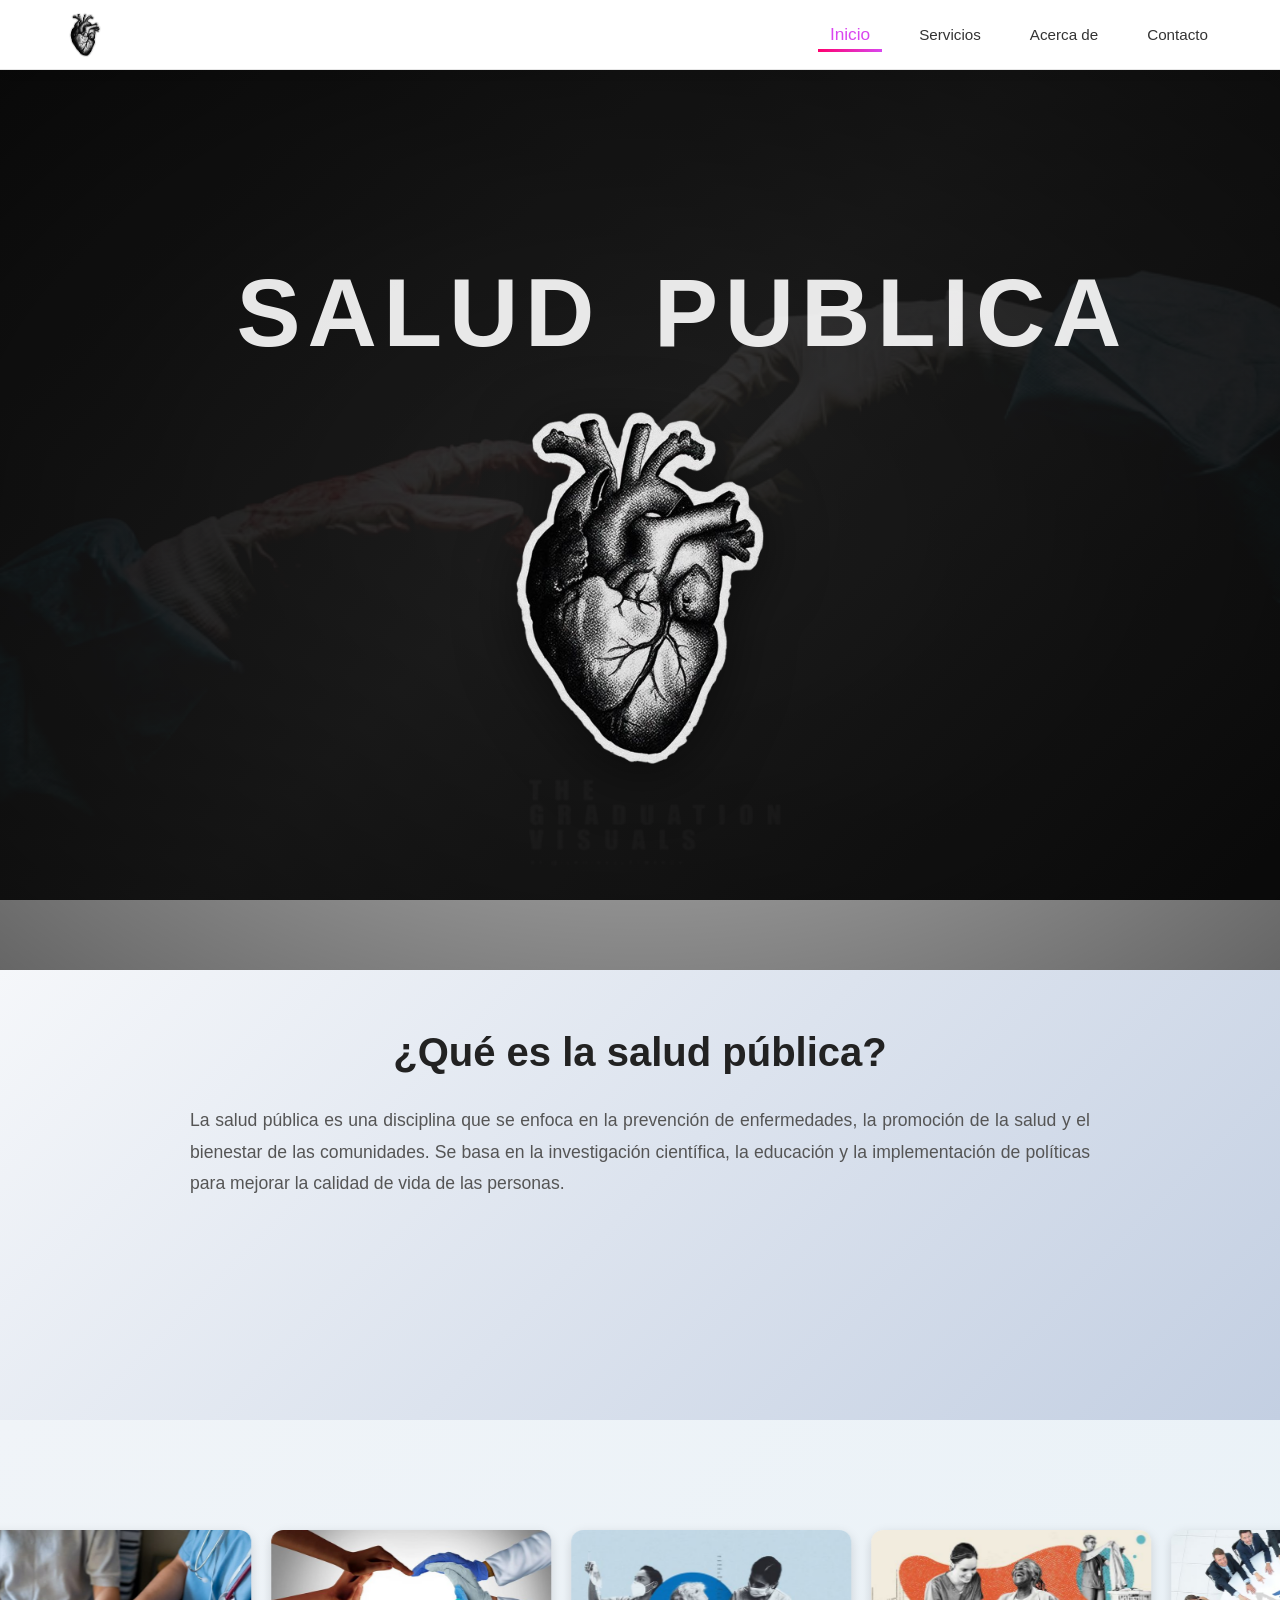
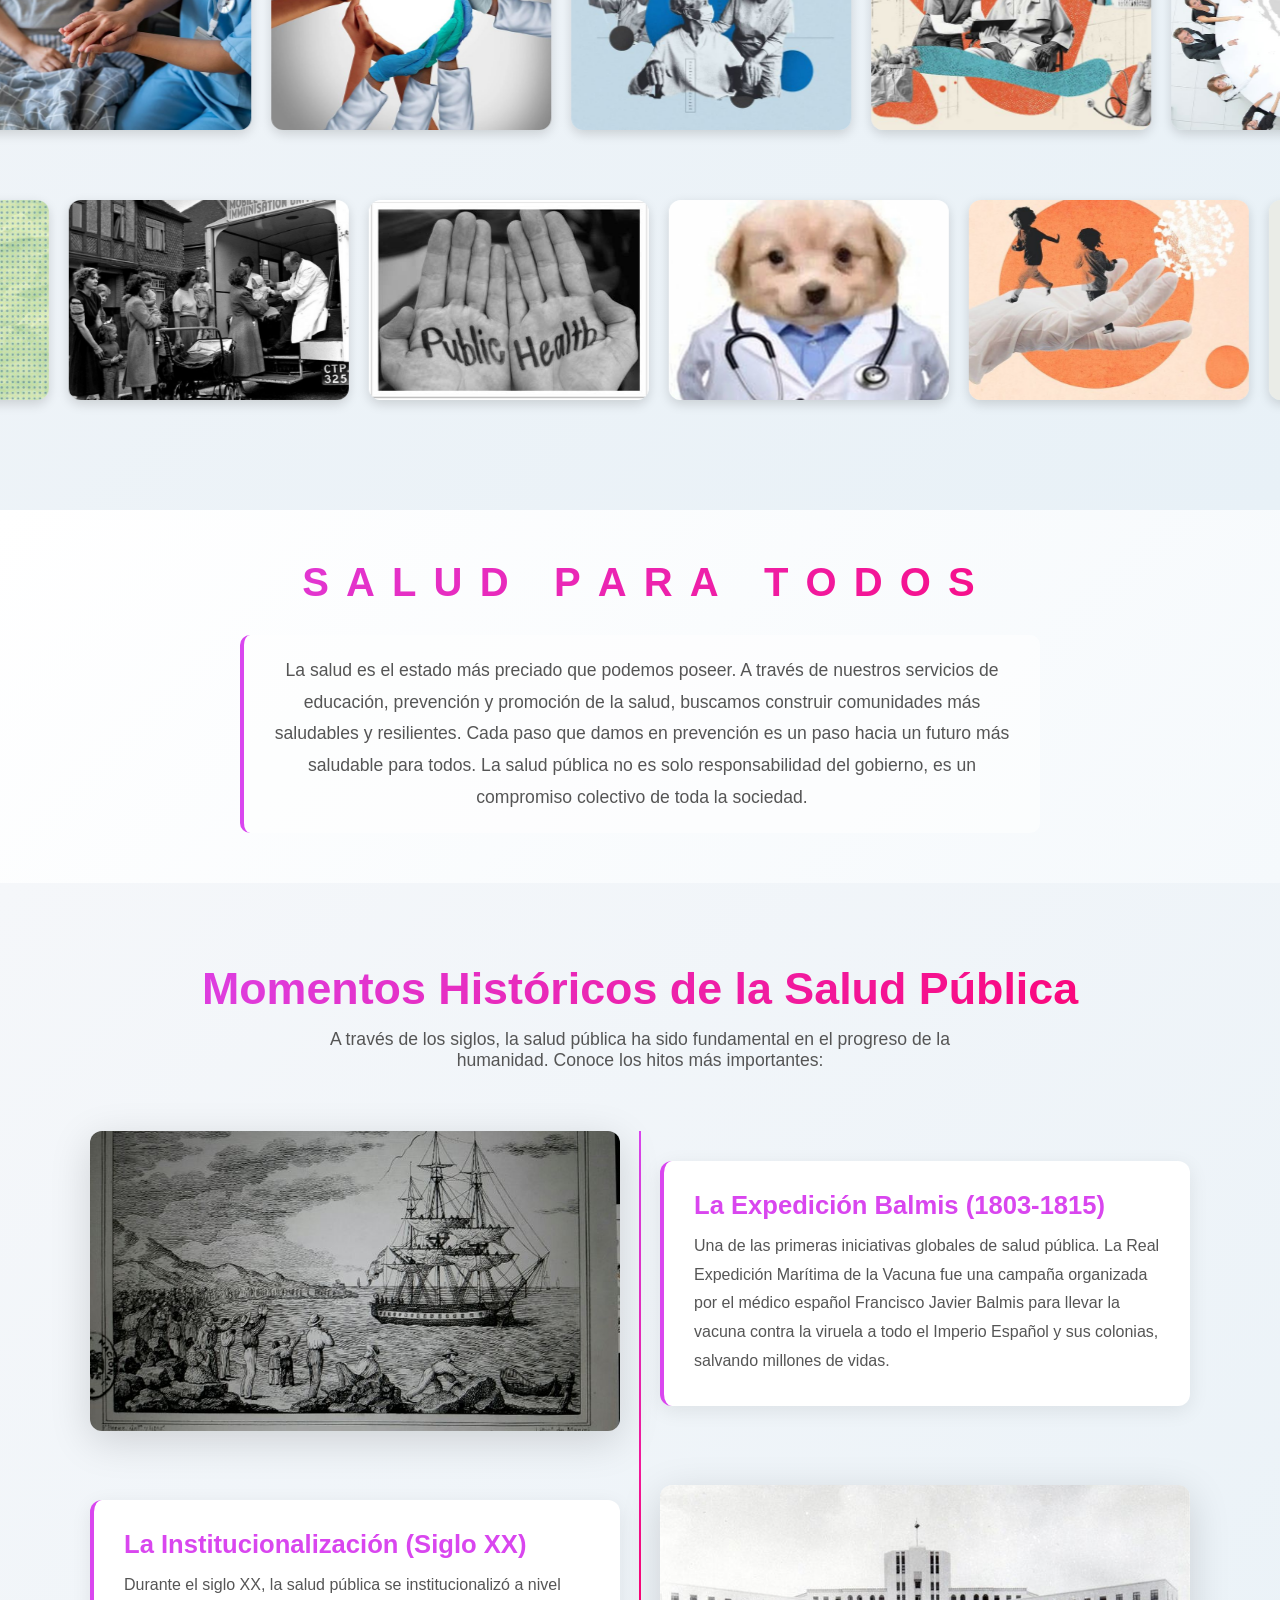
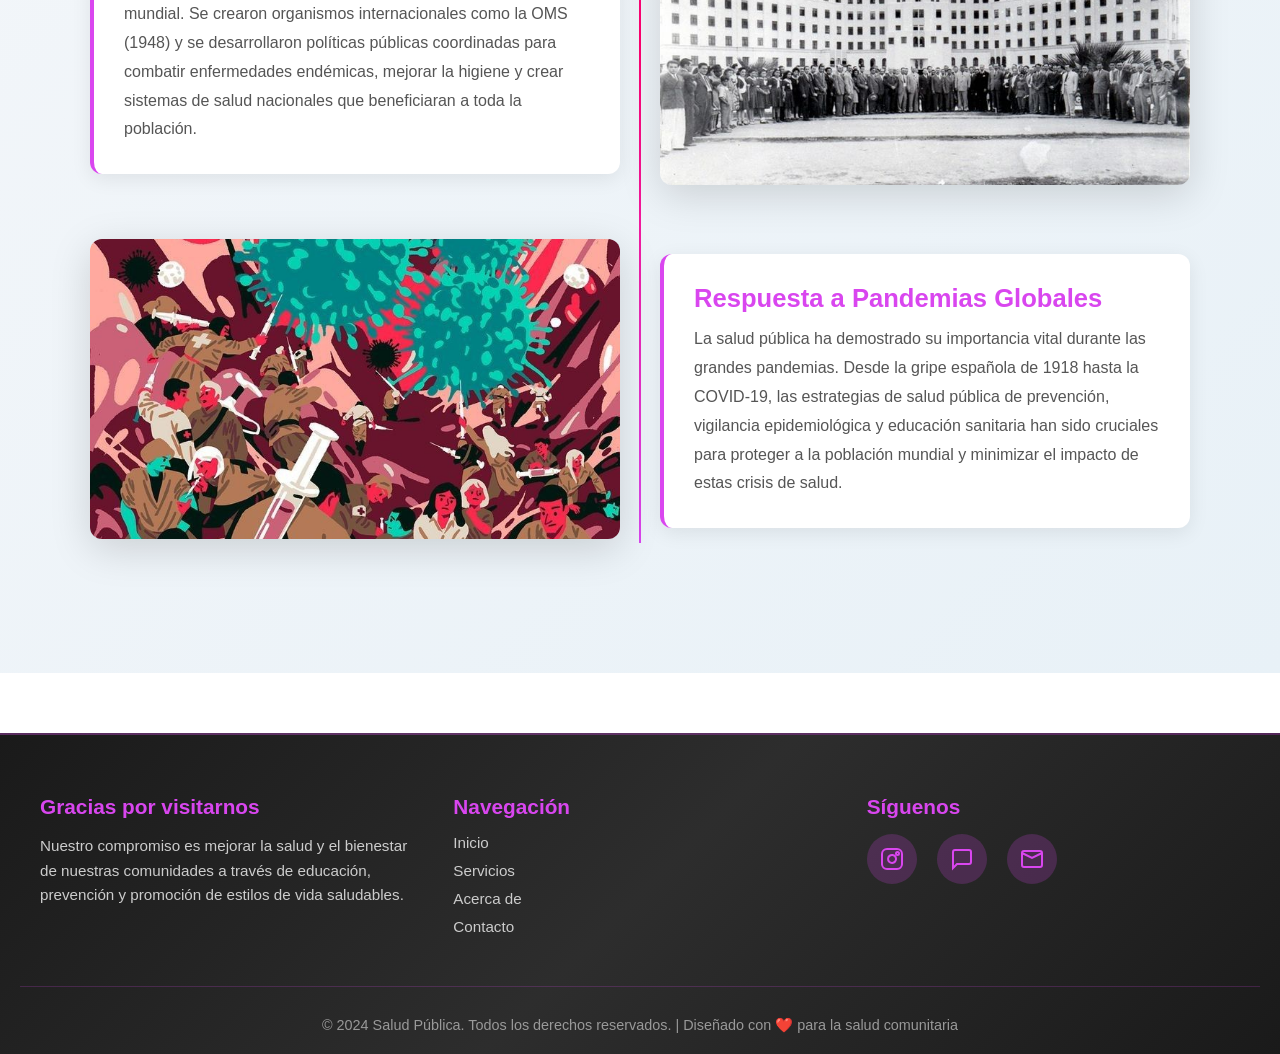
<file: index.html>
<!DOCTYPE html>
<html lang="es">
<head>
    <meta charset="UTF-8">
    <meta name="viewport" content="width=device-width, initial-scale=1.0">
    <link rel="stylesheet" href="style/style.css">
    <title>Salud Pública</title>
</head>
<body>
    <!-- Navbar -->
    <nav class="navbar">
        <div class="navbar-container">
            <div class="navbar-logo">
                <a href="index.html">
                    <img src="img/inicial-portada.png" alt="Logo Salud Pública" class="logo-img">
                </a>
            </div>
            <ul class="navbar-menu">
                <li><a href="index.html" class="navbar-link active">Inicio</a></li>
                <li><a href="servicios.html" class="navbar-link">Servicios</a></li>
                <li><a href="about.html" class="navbar-link">Acerca de</a></li>
                <li><a href="contacto.html" class="navbar-link">Contacto</a></li>
            </ul>
        </div>
    </nav>

    <!-- Sección inicial con imagen y texto -->
    <div class="containerInicial">
        <div class="text-center">
            <h1 class="title">
                <span class="title-letter">S</span>
                <span class="title-letter">A</span>
                <span class="title-letter">L</span>
                <span class="title-letter">U</span>
                <span class="title-letter">D</span>
                <span class="title-space">&nbsp;</span>
                <span class="title-letter">P</span>
                <span class="title-letter">U</span>
                <span class="title-letter">B</span>
                <span class="title-letter">L</span>
                <span class="title-letter">I</span>
                <span class="title-letter">C</span>
                <span class="title-letter">A</span>
            </h1>
        </div>
        
        <div class="container">
            <a href="index.html">
                <img src="img/inicial-portada.png" alt="Portada" class="portada">
            </a>
        </div>
    </div>

    <!-- Sección de contenido -->
    <section class="content-section">
        <div class="content-container">
            <h2 class="subtitle">¿Qué es la salud pública?</h2>
            <p class="paragraph">La salud pública es una disciplina que se enfoca en la prevención de enfermedades, la promoción de la salud y el bienestar de las comunidades. Se basa en la investigación científica, la educación y la implementación de políticas para mejorar la calidad de vida de las personas.</p>
        </div>
    </section>

    <!-- Carrusel Infinito -->
    <section class="carousel-container">
        <div class="carousel-row">
            <div class="infinite-carousel right-carousel">
                <div class="carousel-images">
                    <img src="img/ayuda1.jpg" alt="Ayuda 1">
                    <img src="img/ayuda2.jpg" alt="Ayuda 2">
                    <img src="img/ayuda3.jpg" alt="Ayuda 3">
                    <img src="img/ayuda4.jpg" alt="Ayuda 4">
                    <img src="img/ayuda5.jpg" alt="Ayuda 5">
                    <img src="img/ayuda6.jpg" alt="Ayuda 6">
                </div>
            </div>
        </div>

        <div class="carousel-row">
            <div class="infinite-carousel left-carousel">
                <div class="carousel-images">
                    <img src="img/ayuda7.jpg" alt="Ayuda 7">
                    <img src="img/ayuda8.jpg" alt="Ayuda 8">
                    <img src="img/ayuda9.jpg" alt="Ayuda 9">
                    <img src="img/ayuda10.jpg" alt="Ayuda 10">
                    <img src="img/ayuda11.jpg" alt="Ayuda 11">
                    <img src="img/ayuda12.jpg" alt="Ayuda 12">
                </div>
            </div>
        </div>
    </section>

    <!-- Contenido del Carrusel -->
    <section class="carousel-content">
        <div class="carousel-title">
            <div class="wave-text">
                <span>S</span>
                <span>A</span>
                <span>L</span>
                <span>U</span>
                <span>D</span>
                <span>&nbsp;</span>
                <span>P</span>
                <span>A</span>
                <span>R</span>
                <span>A</span>
                <span>&nbsp;</span>
                <span>T</span>
                <span>O</span>
                <span>D</span>
                <span>O</span>
                <span>S</span>
            </div>
        </div>
        <p class="carousel-description">
            La salud es el estado más preciado que podemos poseer. A través de nuestros servicios de educación, prevención y promoción de la salud, buscamos construir comunidades más saludables y resilientes. Cada paso que damos en prevención es un paso hacia un futuro más saludable para todos. La salud pública no es solo responsabilidad del gobierno, es un compromiso colectivo de toda la sociedad.
        </p>
    </section>

    <!-- Sección de Historia de la Salud Pública -->
    <section class="history-section">
        <div class="history-container">
            <h2 class="history-title">Momentos Históricos de la Salud Pública</h2>
            <p class="history-intro">A través de los siglos, la salud pública ha sido fundamental en el progreso de la humanidad. Conoce los hitos más importantes:</p>
            
            <div class="timeline">
                <div class="timeline-item">
                    <div class="timeline-image">
                        <img src="img/BALMIS EXPEDICIÓN.jpg" alt="Expedición Balmis">
                    </div>
                    <div class="timeline-content">
                        <h3>La Expedición Balmis (1803-1815)</h3>
                        <p>Una de las primeras iniciativas globales de salud pública. La Real Expedición Marítima de la Vacuna fue una campaña organizada por el médico español Francisco Javier Balmis para llevar la vacuna contra la viruela a todo el Imperio Español y sus colonias, salvando millones de vidas.</p>
                    </div>
                </div>

                <div class="timeline-item alternate">
                    <div class="timeline-image">
                        <img src="img/nstitucionalización_iMMS.jpg" alt="Institucionalización del Siglo XX">
                    </div>
                    <div class="timeline-content">
                        <h3>La Institucionalización (Siglo XX)</h3>
                        <p>Durante el siglo XX, la salud pública se institucionalizó a nivel mundial. Se crearon organismos internacionales como la OMS (1948) y se desarrollaron políticas públicas coordinadas para combatir enfermedades endémicas, mejorar la higiene y crear sistemas de salud nacionales que beneficiaran a toda la población.</p>
                    </div>
                </div>

                <div class="timeline-item">
                    <div class="timeline-image">
                        <img src="img/pandemias.jpg" alt="Respuesta a Pandemias">
                    </div>
                    <div class="timeline-content">
                        <h3>Respuesta a Pandemias Globales</h3>
                        <p>La salud pública ha demostrado su importancia vital durante las grandes pandemias. Desde la gripe española de 1918 hasta la COVID-19, las estrategias de salud pública de prevención, vigilancia epidemiológica y educación sanitaria han sido cruciales para proteger a la población mundial y minimizar el impacto de estas crisis de salud.</p>
                    </div>
                </div>
            </div>
        </div>
    </section>

    <!-- Footer -->
    <footer class="footer">
        <div class="footer-container">
            <div class="footer-section">
                <h3>Gracias por visitarnos</h3>
                <p>Nuestro compromiso es mejorar la salud y el bienestar de nuestras comunidades a través de educación, prevención y promoción de estilos de vida saludables.</p>
            </div>

            <div class="footer-section">
                <h3>Navegación</h3>
                <ul class="footer-links">
                    <li><a href="index.html">Inicio</a></li>
                    <li><a href="servicios.html">Servicios</a></li>
                    <li><a href="about.html">Acerca de</a></li>
                    <li><a href="contacto.html">Contacto</a></li>
                </ul>
            </div>

            <div class="footer-section">
                <h3>Síguenos</h3>
                <div class="social-links">
                    <a href="https://www.instagram.com/nqmdpr__/?utm_source=ig_web_button_share_sheet" target="_blank" class="social-icon instagram" title="Instagram">
                        <svg viewBox="0 0 24 24" fill="none" stroke="currentColor" stroke-width="2">
                            <rect x="2" y="2" width="20" height="20" rx="5" ry="5"></rect>
                            <path d="M16 11.37A4 4 0 1 1 12.63 8 4 4 0 0 1 16 11.37"></path>
                            <circle cx="17.5" cy="6.5" r="1.5"></circle>
                        </svg>
                    </a>
                    <a href="https://wa.me/521951588704" target="_blank" class="social-icon whatsapp" title="WhatsApp">
                        <svg viewBox="0 0 24 24" fill="none" stroke="currentColor" stroke-width="2">
                            <path d="M21 15a2 2 0 0 1-2 2H7l-4 4V5a2 2 0 0 1 2-2h14a2 2 0 0 1 2 2z"></path>
                        </svg>
                    </a>
                    <a href="mailto:lawliet93681@gmail.com" target="_blank" class="social-icon email" title="Email">
                        <svg viewBox="0 0 24 24" fill="none" stroke="currentColor" stroke-width="2">
                            <rect x="2" y="4" width="20" height="16" rx="2"></rect>
                            <path d="M22 6l-10 5L2 6"></path>
                        </svg>
                    </a>
                </div>
            </div>
        </div>

        <div class="footer-bottom">
            <p>&copy; 2024 Salud Pública. Todos los derechos reservados. | Diseñado con ❤️ para la salud comunitaria</p>
        </div>
    </footer>

    <script src="script/script.js"></script>
</body>
</html>
</file>
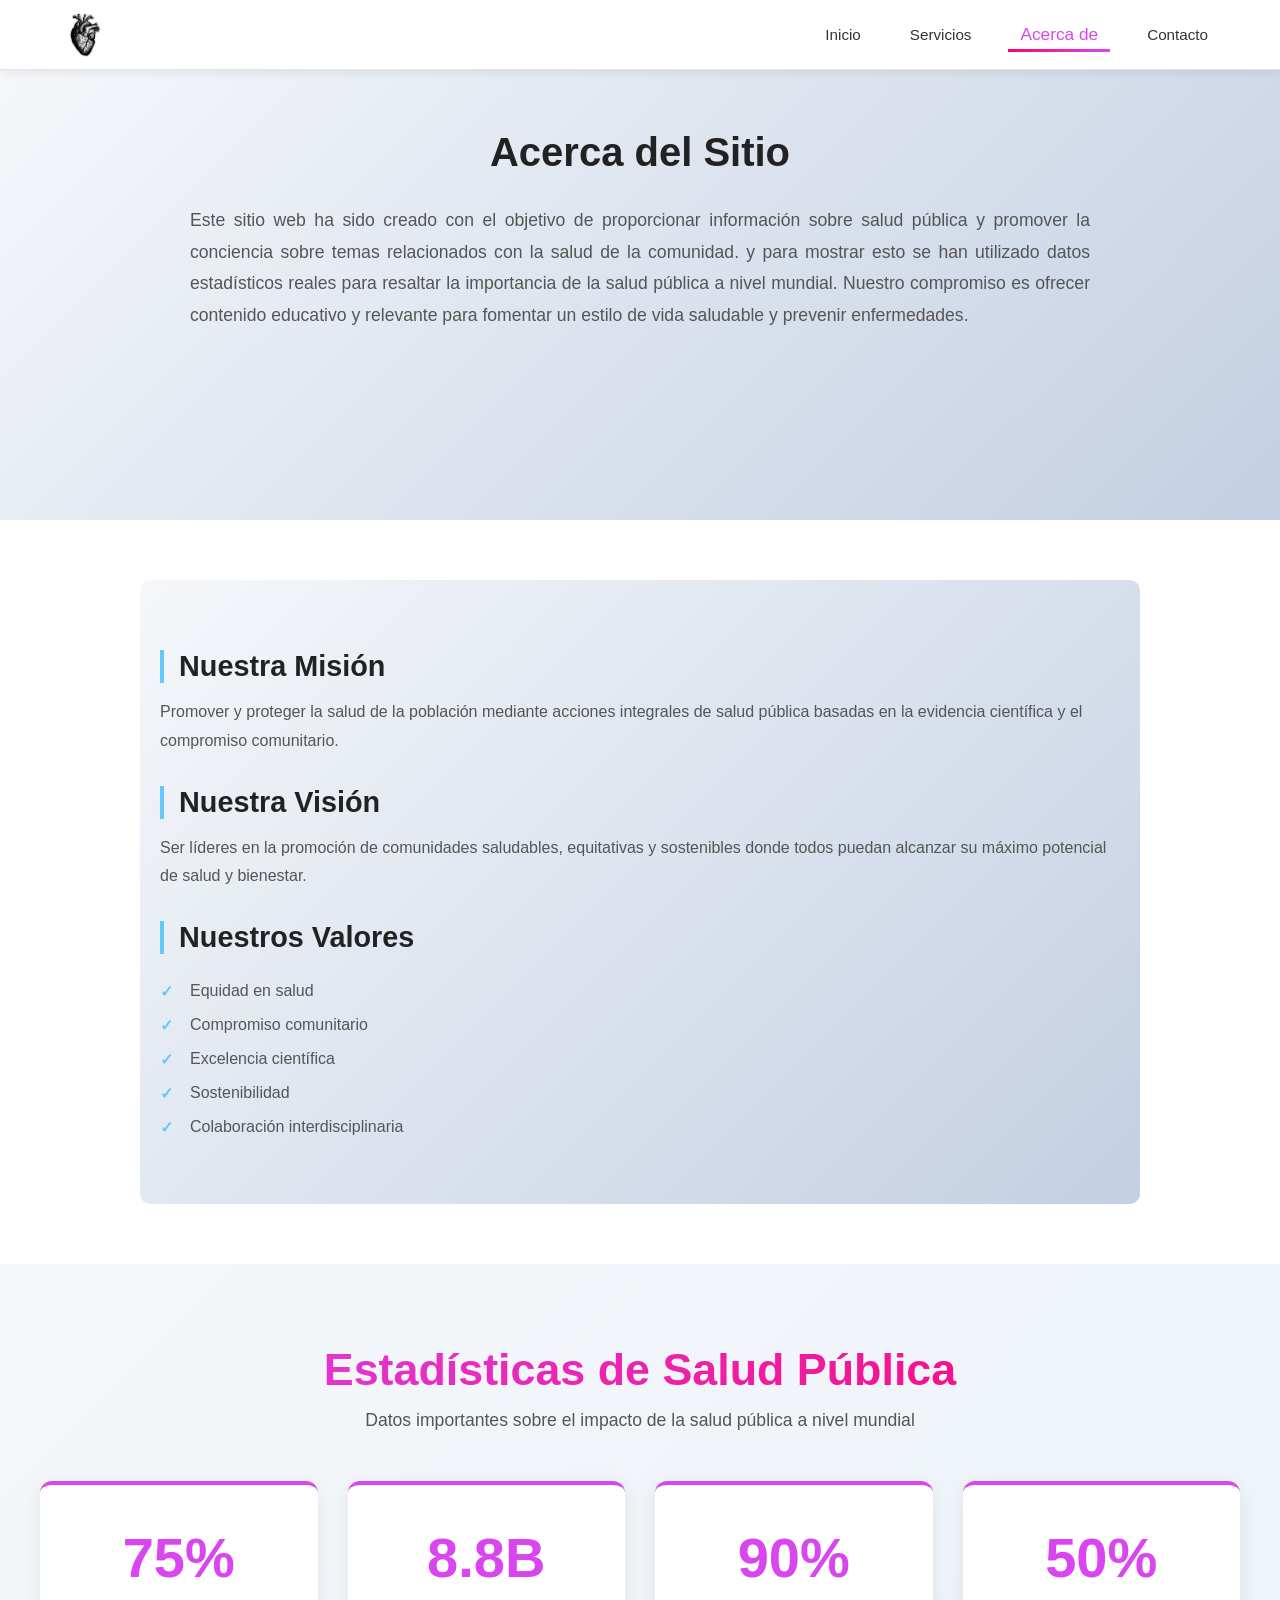
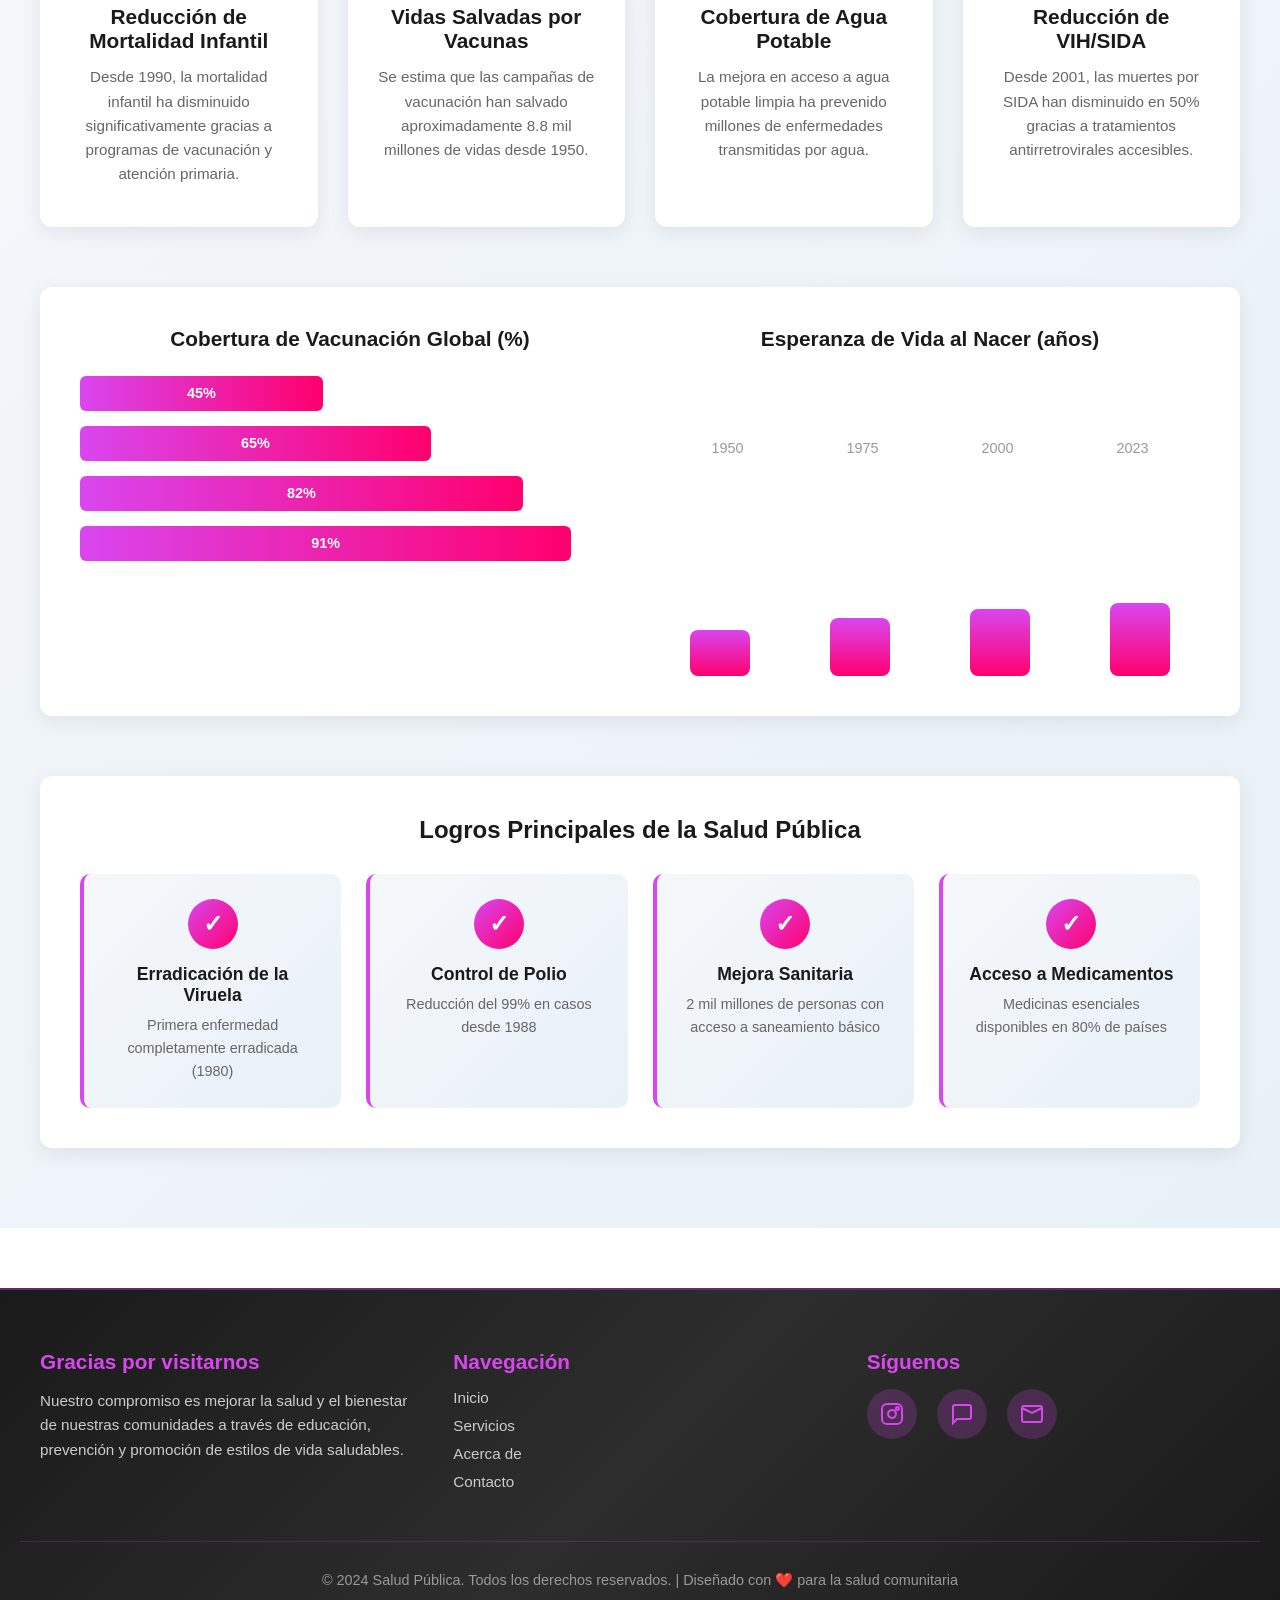
<file: about.html>
<!DOCTYPE html>
<html lang="es">
<head>
    <meta charset="UTF-8">
    <meta name="viewport" content="width=device-width, initial-scale=1.0">
    <link rel="stylesheet" href="style/style.css">
    <title>Acerca de - Salud Pública</title>
</head>
<body>
    <!-- Navbar -->
    <nav class="navbar">
        <div class="navbar-container">
            <div class="navbar-logo">
                <a href="index.html">
                    <img src="img/inicial-portada.png" alt="Logo Salud Pública" class="logo-img">
                </a>
            </div>
            <ul class="navbar-menu">
                <li><a href="index.html" class="navbar-link">Inicio</a></li>
                <li><a href="servicios.html" class="navbar-link">Servicios</a></li>
                <li><a href="about.html" class="navbar-link active">Acerca de</a></li>
                <li><a href="contacto.html" class="navbar-link">Contacto</a></li>
            </ul>
        </div>
    </nav>

    <!-- Contenido Acerca de -->
    <section class="content-section">
        <div class="content-container">
            <h1 class="subtitle">Acerca del Sitio</h1>
            <p class="paragraph">Este sitio web ha sido creado con el objetivo de proporcionar información sobre salud pública y promover la conciencia sobre temas relacionados con la salud de la comunidad.
                y para mostrar esto se han utilizado datos estadísticos reales para resaltar la importancia de la salud pública a nivel mundial. Nuestro compromiso es ofrecer contenido educativo y relevante para fomentar un estilo de vida saludable y prevenir enfermedades.</p>
            </p>
        </div>
    </section>

    <section class="about-section">
        <div class="about-container">
            <h2>Nuestra Misión</h2>
            <p>Promover y proteger la salud de la población mediante acciones integrales de salud pública basadas en la evidencia científica y el compromiso comunitario.</p>
            
            <h2>Nuestra Visión</h2>
            <p>Ser líderes en la promoción de comunidades saludables, equitativas y sostenibles donde todos puedan alcanzar su máximo potencial de salud y bienestar.</p>
            
            <h2>Nuestros Valores</h2>
            <ul>
                <li>Equidad en salud</li>
                <li>Compromiso comunitario</li>
                <li>Excelencia científica</li>
                <li>Sostenibilidad</li>
                <li>Colaboración interdisciplinaria</li>
            </ul>
        </div>
    </section>

    <!-- Sección de Estadísticas -->
    <section class="statistics-section">
        <div class="statistics-container">
            <h2 class="statistics-title">Estadísticas de Salud Pública</h2>
            <p class="statistics-intro">Datos importantes sobre el impacto de la salud pública a nivel mundial</p>
            
            <div class="stats-grid">
                <div class="stat-card">
                    <div class="stat-number">75%</div>
                    <h3>Reducción de Mortalidad Infantil</h3>
                    <p>Desde 1990, la mortalidad infantil ha disminuido significativamente gracias a programas de vacunación y atención primaria.</p>
                </div>

                <div class="stat-card">
                    <div class="stat-number">8.8B</div>
                    <h3>Vidas Salvadas por Vacunas</h3>
                    <p>Se estima que las campañas de vacunación han salvado aproximadamente 8.8 mil millones de vidas desde 1950.</p>
                </div>

                <div class="stat-card">
                    <div class="stat-number">90%</div>
                    <h3>Cobertura de Agua Potable</h3>
                    <p>La mejora en acceso a agua potable limpia ha prevenido millones de enfermedades transmitidas por agua.</p>
                </div>

                <div class="stat-card">
                    <div class="stat-number">50%</div>
                    <h3>Reducción de VIH/SIDA</h3>
                    <p>Desde 2001, las muertes por SIDA han disminuido en 50% gracias a tratamientos antirretrovirales accesibles.</p>
                </div>
            </div>

            <!-- Gráficos -->
            <div class="charts-container">
                <div class="chart-item">
                    <h3>Cobertura de Vacunación Global (%)</h3>
                    <div class="bar-chart">
                        <div class="chart-bar">
                            <div class="bar" style="width: 45%;" data-label="1990">
                                <span>45%</span>
                            </div>
                        </div>
                        <div class="chart-bar">
                            <div class="bar" style="width: 65%;" data-label="2000">
                                <span>65%</span>
                            </div>
                        </div>
                        <div class="chart-bar">
                            <div class="bar" style="width: 82%;" data-label="2010">
                                <span>82%</span>
                            </div>
                        </div>
                        <div class="chart-bar">
                            <div class="bar" style="width: 91%;" data-label="2023">
                                <span>91%</span>
                            </div>
                        </div>
                    </div>
                </div>

                <div class="chart-item">
                    <h3>Esperanza de Vida al Nacer (años)</h3>
                    <div class="line-chart">
                        <div class="chart-years">
                            <span>1950</span>
                            <span>1975</span>
                            <span>2000</span>
                            <span>2023</span>
                        </div>
                        <div class="chart-values">
                            <div class="chart-point" style="height: 46px;">
                                <div class="tooltip">46 años</div>
                            </div>
                            <div class="chart-point" style="height: 58px;">
                                <div class="tooltip">58 años</div>
                            </div>
                            <div class="chart-point" style="height: 67px;">
                                <div class="tooltip">67 años</div>
                            </div>
                            <div class="chart-point" style="height: 73px;">
                                <div class="tooltip">73 años</div>
                            </div>
                        </div>
                    </div>
                </div>
            </div>

            <!-- Logros Principales -->
            <div class="achievements">
                <h3>Logros Principales de la Salud Pública</h3>
                <div class="achievements-grid">
                    <div class="achievement-item">
                        <div class="achievement-icon">✓</div>
                        <h4>Erradicación de la Viruela</h4>
                        <p>Primera enfermedad completamente erradicada (1980)</p>
                    </div>
                    <div class="achievement-item">
                        <div class="achievement-icon">✓</div>
                        <h4>Control de Polio</h4>
                        <p>Reducción del 99% en casos desde 1988</p>
                    </div>
                    <div class="achievement-item">
                        <div class="achievement-icon">✓</div>
                        <h4>Mejora Sanitaria</h4>
                        <p>2 mil millones de personas con acceso a saneamiento básico</p>
                    </div>
                    <div class="achievement-item">
                        <div class="achievement-icon">✓</div>
                        <h4>Acceso a Medicamentos</h4>
                        <p>Medicinas esenciales disponibles en 80% de países</p>
                    </div>
                </div>
            </div>
        </div>
    </section>

    <!-- Footer -->
    <footer class="footer">
        <div class="footer-container">
            <div class="footer-section">
                <h3>Gracias por visitarnos</h3>
                <p>Nuestro compromiso es mejorar la salud y el bienestar de nuestras comunidades a través de educación, prevención y promoción de estilos de vida saludables.</p>
            </div>

            <div class="footer-section">
                <h3>Navegación</h3>
                <ul class="footer-links">
                    <li><a href="index.html">Inicio</a></li>
                    <li><a href="servicios.html">Servicios</a></li>
                    <li><a href="about.html">Acerca de</a></li>
                    <li><a href="contacto.html">Contacto</a></li>
                </ul>
            </div>

            <div class="footer-section">
                <h3>Síguenos</h3>
                <div class="social-links">
                    <a href="https://www.instagram.com/nqmdpr__/?utm_source=ig_web_button_share_sheet" target="_blank" class="social-icon instagram" title="Instagram">
                        <svg viewBox="0 0 24 24" fill="none" stroke="currentColor" stroke-width="2">
                            <rect x="2" y="2" width="20" height="20" rx="5" ry="5"></rect>
                            <path d="M16 11.37A4 4 0 1 1 12.63 8 4 4 0 0 1 16 11.37"></path>
                            <circle cx="17.5" cy="6.5" r="1.5"></circle>
                        </svg>
                    </a>
                    <a href="https://wa.me/521951588704" target="_blank" class="social-icon whatsapp" title="WhatsApp">
                        <svg viewBox="0 0 24 24" fill="none" stroke="currentColor" stroke-width="2">
                            <path d="M21 15a2 2 0 0 1-2 2H7l-4 4V5a2 2 0 0 1 2-2h14a2 2 0 0 1 2 2z"></path>
                        </svg>
                    </a>
                    <a href="mailto:lawliet93681@gmail.com" target="_blank" class="social-icon email" title="Email">
                        <svg viewBox="0 0 24 24" fill="none" stroke="currentColor" stroke-width="2">
                            <rect x="2" y="4" width="20" height="16" rx="2"></rect>
                            <path d="M22 6l-10 5L2 6"></path>
                        </svg>
                    </a>
                </div>
            </div>
        </div>

        <div class="footer-bottom">
            <p>&copy; 2024 Salud Pública. Todos los derechos reservados. | Diseñado con ❤️ para la salud comunitaria</p>
        </div>
    </footer>
</body>
</html>
</file>
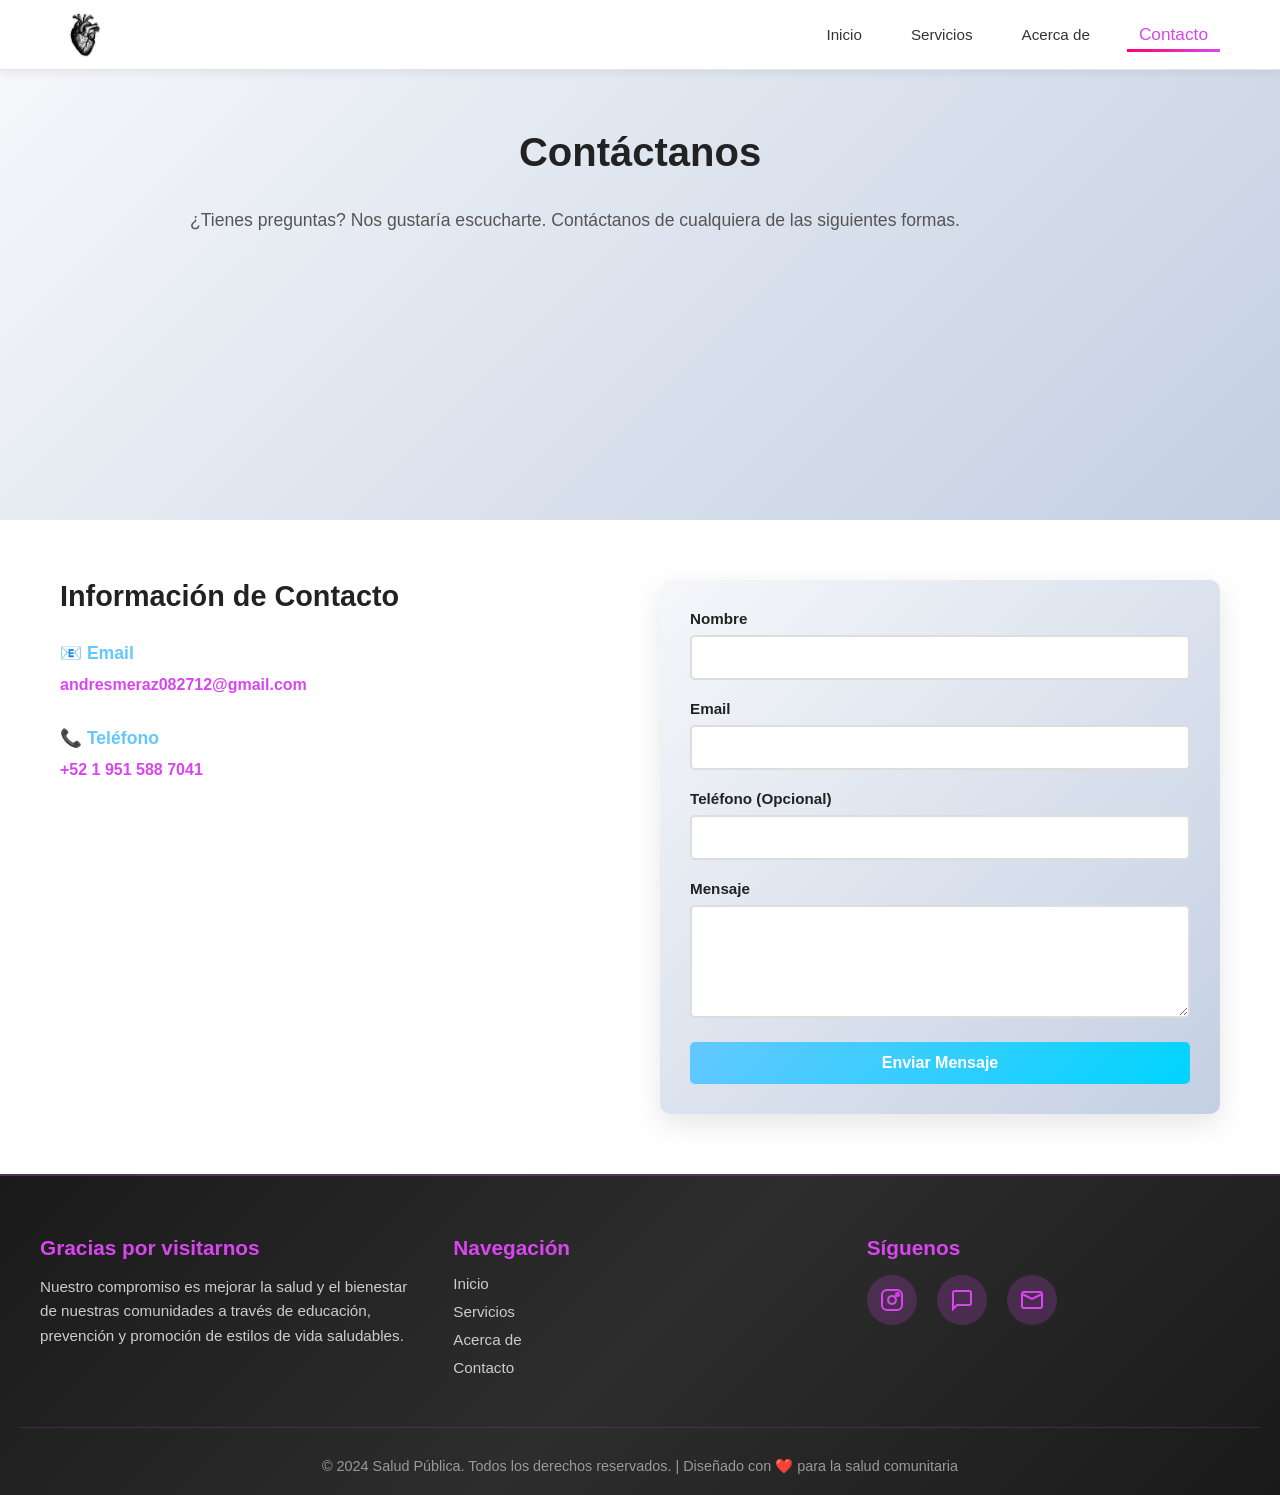
<file: contacto.html>
<!DOCTYPE html>
<html lang="es">
<head>
    <meta charset="UTF-8">
    <meta name="viewport" content="width=device-width, initial-scale=1.0">
    <link rel="stylesheet" href="style/style.css">
    <title>Contacto - Salud Pública</title>
</head>
<body>
    <!-- Navbar -->
    <nav class="navbar">
        <div class="navbar-container">
            <div class="navbar-logo">
                <a href="index.html">
                    <img src="img/inicial-portada.png" alt="Logo Salud Pública" class="logo-img">
                </a>
            </div>
            <ul class="navbar-menu">
                <li><a href="index.html" class="navbar-link">Inicio</a></li>
                <li><a href="servicios.html" class="navbar-link">Servicios</a></li>
                <li><a href="about.html" class="navbar-link">Acerca de</a></li>
                <li><a href="contacto.html" class="navbar-link active">Contacto</a></li>
            </ul>
        </div>
    </nav>

    <!-- Contenido Contacto -->
    <section class="content-section">
        <div class="content-container">
            <h1 class="subtitle">Contáctanos</h1>
            <p class="paragraph">¿Tienes preguntas? Nos gustaría escucharte. Contáctanos de cualquiera de las siguientes formas.</p>
        </div>
    </section>

    <section class="contact-section">
        <div class="contact-container">
            <div class="contact-info">
                <h2>Información de Contacto</h2>
                <div class="contact-item">
                    <h3>📧 Email</h3>
                    <p><a href="mailto:andresmeraz082712@gmail.com">andresmeraz082712@gmail.com</a></p>
                </div>
                <div class="contact-item">
                    <h3>📞 Teléfono</h3>
                    <p><a href="tel:+521951588704">+52 1 951 588 7041</a></p>
                </div>
            
            </div>

            <form class="contact-form" action="https://formspree.io/f/andresmeraz082712@gmail.com" method="POST">
                <div class="form-group">
                    <label for="name">Nombre</label>
                    <input type="text" id="name" name="name" required>
                </div>
                <div class="form-group">
                    <label for="email">Email</label>
                    <input type="email" id="email" name="email" required>
                </div>
                <div class="form-group">
                    <label for="phone">Teléfono (Opcional)</label>
                    <input type="tel" id="phone" name="phone">
                </div>
                <div class="form-group">
                    <label for="message">Mensaje</label>
                    <textarea id="message" name="message" rows="5" required></textarea>
                </div>
                <button type="submit" class="submit-btn">Enviar Mensaje</button>
            </form>
        </div>
    </section>

    <!-- Footer -->
    <footer class="footer">
        <div class="footer-container">
            <div class="footer-section">
                <h3>Gracias por visitarnos</h3>
                <p>Nuestro compromiso es mejorar la salud y el bienestar de nuestras comunidades a través de educación, prevención y promoción de estilos de vida saludables.</p>
            </div>

            <div class="footer-section">
                <h3>Navegación</h3>
                <ul class="footer-links">
                    <li><a href="index.html">Inicio</a></li>
                    <li><a href="servicios.html">Servicios</a></li>
                    <li><a href="about.html">Acerca de</a></li>
                    <li><a href="contacto.html">Contacto</a></li>
                </ul>
            </div>

            <div class="footer-section">
                <h3>Síguenos</h3>
                <div class="social-links">
                    <a href="https://www.instagram.com/nqmdpr__/?utm_source=ig_web_button_share_sheet" target="_blank" class="social-icon instagram" title="Instagram">
                        <svg viewBox="0 0 24 24" fill="none" stroke="currentColor" stroke-width="2">
                            <rect x="2" y="2" width="20" height="20" rx="5" ry="5"></rect>
                            <path d="M16 11.37A4 4 0 1 1 12.63 8 4 4 0 0 1 16 11.37"></path>
                            <circle cx="17.5" cy="6.5" r="1.5"></circle>
                        </svg>
                    </a>
                    <a href="https://wa.me/521951588704" target="_blank" class="social-icon whatsapp" title="WhatsApp">
                        <svg viewBox="0 0 24 24" fill="none" stroke="currentColor" stroke-width="2">
                            <path d="M21 15a2 2 0 0 1-2 2H7l-4 4V5a2 2 0 0 1 2-2h14a2 2 0 0 1 2 2z"></path>
                        </svg>
                    </a>
                    <a href="mailto:lawliet93681@gmail.com" target="_blank" class="social-icon email" title="Email">
                        <svg viewBox="0 0 24 24" fill="none" stroke="currentColor" stroke-width="2">
                            <rect x="2" y="4" width="20" height="16" rx="2"></rect>
                            <path d="M22 6l-10 5L2 6"></path>
                        </svg>
                    </a>
                </div>
            </div>
        </div>

        <div class="footer-bottom">
            <p>&copy; 2024 Salud Pública. Todos los derechos reservados. | Diseñado con ❤️ para la salud comunitaria</p>
        </div>
    </footer>
</body>
</html>
</file>
<file: style/style.css>
* {
    margin: 0;
    padding: 0;
    box-sizing: border-box;
}

html {
    scroll-behavior: smooth;
}

body {
    font-family: 'Segoe UI', Tahoma, Geneva, Verdana, sans-serif;
    background-color: #ffffff;
    color: #333;
    padding-top: 70px;
}

/* ===== NAVBAR ===== */
.navbar {
    position: fixed;
    top: 0;
    left: 0;
    right: 0;
    width: 100%;
    height: 70px;
    background: rgba(255, 255, 255, 0.041);
    backdrop-filter: blur(10px);
    -webkit-backdrop-filter: blur(10px);
    border-bottom: 1px solid rgba(0, 0, 0, 0.1);
    z-index: 1000;
    box-shadow: 0 2px 10px rgba(0, 0, 0, 0.08);
}

.navbar-container {
    max-width: 1200px;
    margin: 0 auto;
    padding: 0 20px;
    height: 100%;
    display: flex;
    justify-content: space-between;
    align-items: center;
}

.navbar-logo {
    flex-shrink: 0;
}

.navbar-logo a {
    display: flex;
    align-items: center;
    text-decoration: none;
    transition: transform 0.3s ease;
}

.navbar-logo a:hover {
    transform: scale(1.05);
}

.logo-img {
    height: 50px;
    width: auto;
    object-fit: contain;
    border-radius: 5px;
}

.navbar-menu {
    display: flex;
    list-style: none;
    gap: 25px;
    align-items: center;
}

.navbar-link {
    color: #333;
    text-decoration: none;
    font-size: 0.95rem;
    font-weight: 500;
    position: relative;
    transition: all 0.3s ease;
    padding: 8px 12px;
    border-radius: 6px;
}

.navbar-link::after {
    content: '';
    position: absolute;
    bottom: 0;
    left: 0;
    width: 0;
    height: 3px;
    background: linear-gradient(90deg, #ff006e, #d946ef);
    transition: width 0.3s ease;
}

.navbar-link:hover {
    font-size: 1.05rem;
    color: #d946ef;
    background: rgba(255, 255, 255, 0.3);
    transform: translateY(-2px);
}

.navbar-link:hover::after {
    width: 100%;
}

.navbar-link.active {
    font-size: 1.08rem;
    color: #d946ef;
    background: rgba(255, 255, 255, 0.35);
}

.navbar-link.active::after {
    width: 100%;
}

/* Media queries navbar */
@media (max-width: 768px) {
    body {
        padding-top: 60px;
    }

    .navbar {
        height: 60px;
    }

    .logo-img {
        height: 40px;
    }

    .navbar-menu {
        gap: 15px;
    }

    .navbar-link {
        font-size: 0.9rem;
    }
}

/* ===== Sección Inicial ===== */
.containerInicial {
    word-spacing: 0;
    position: relative;
    width: 100%;
    min-height: 100vh;
    background: linear-gradient(135deg, #1a1a1a 0%, #2d2d2d 50%, #1a1a1a 100%);
    background-attachment: fixed;
    display: flex;
    justify-content: center;
    align-items: center;
    overflow: hidden;
    flex-direction: column;
}

/* Pseudo-elemento para imagen de fondo con efecto */
.containerInicial::before {
    content: '';
    position: absolute;
    top: 0;
    left: 0;
    width: 100%;
    height: 100%;
    background-image: url('../img/background.jpg');
    background-size: cover;
    background-position: center;
    background-attachment: fixed;
    opacity: 0.15;
    z-index: 0;
    filter: brightness(0.8) contrast(1.2) saturate(1.1);
}

/* Overlay gradiente para mejor contraste y efecto de profundidad */
.containerInicial::after {
    content: '';
    position: absolute;
    top: 0;
    left: 0;
    width: 100%;
    height: 100%;
    background: radial-gradient(ellipse at center, rgba(0,0,0,0.2) 0%, rgba(0,0,0,0.6) 100%);
    z-index: 2;
}

/* Contenedor de imagen estática */
.container {
    position: relative;
    width: 100%;
    display: flex;
    justify-content: center;
    align-items: center;
    z-index: 4;
    padding: 20px;
    flex-shrink: 0;
}

.container img {
    width: 100%;
    max-width: 400px;
    height: auto;
}

.portada {
    max-width: 600px;
    width: 90%;
    height: auto;
    object-fit: contain;
    border-radius: 10px;
    transition: transform 0.3s ease, filter 0.3s ease;
    filter: drop-shadow(0 10px 30px rgba(0, 0, 0, 0.5));
}

.portada:hover {
    transform: scale(1.02);
}

/* Texto que sube detrás de la imagen */
.text-center {
    position: relative;
    width: 100%;
    text-align: center;
    z-index: 3;
    padding: 30px 20px 0;
}


.title {
    font-size: 6rem;
    font-weight: 900;
    color: rgba(255, 255, 255, 0.9);
    letter-spacing: 2px;
    text-transform: uppercase;
    margin-left: 80px;
    display: flex;
    flex-wrap: wrap;
    justify-content: center;
    align-items: center;
    gap: 0.3rem;
}

.title-letter {
    display: inline-block;
    animation: titleBounce 0.8s ease-out forwards;
}

.title-space {
    width: 0.5em;
    animation: titleBounce 0.8s ease-out forwards;
}

.title-letter:nth-child(1) { animation-delay: 0.1s; }
.title-letter:nth-child(2) { animation-delay: 0.15s; }
.title-letter:nth-child(3) { animation-delay: 0.2s; }
.title-letter:nth-child(4) { animation-delay: 0.25s; }
.title-letter:nth-child(5) { animation-delay: 0.3s; }
.title-space { animation-delay: 0.35s; }
.title-letter:nth-child(7) { animation-delay: 0.4s; }
.title-letter:nth-child(8) { animation-delay: 0.45s; }
.title-letter:nth-child(9) { animation-delay: 0.5s; }
.title-letter:nth-child(10) { animation-delay: 0.55s; }
.title-letter:nth-child(11) { animation-delay: 0.6s; }
.title-letter:nth-child(12) { animation-delay: 0.65s; }
.title-letter:nth-child(13) { animation-delay: 0.7s; }

/* Animación de rebote para cada letra */
@keyframes titleBounce {
    0% {
        opacity: 0;
        transform: translateY(60px) scale(0.5);
    }
    50% {
        opacity: 1;
    }
    70% {
        transform: translateY(-10px) scale(1.05);
    }
    100% {
        opacity: 1;
        transform: translateY(0) scale(1);
    }
}

/* Animación de subida antigua */
@keyframes slideUp {
    from {
        opacity: 0;
        transform: translateY(150px);
    }
    to {
        opacity: 1;
        transform: translateY(0);
    }
}

/* ===== Sección de Contenido ===== */
.content-section {
    padding: 60px 20px;
    background: linear-gradient(135deg, #f5f7fa 0%, #c3cfe2 100%);
    min-height: 50vh;
}

.content-container {
    max-width: 900px;
    margin: 0 auto;
    text-align: center;
}

.subtitle {
    font-size: 2.5rem;
    margin-bottom: 30px;
    color: #222;
    font-weight: 600;
}

.paragraph {
    font-size: 1.1rem;
    line-height: 1.8;
    color: #555;
    text-align: justify;
}

/* ===== Media Queries ===== */
@media (max-width: 1024px) {
    .title {
        font-size: 3rem;
        margin-left: 40px;
    }
    
    .portada {
        max-width: 500px;
    }
}

@media (max-width: 768px) {
    .containerInicial {
        word-spacing: normal;
    }

    .title {
        font-size: 2rem;
        letter-spacing: 1px;
        margin-left: 0;
        gap: 0.15rem;
    }
    
    .subtitle {
        font-size: 1.8rem;
    }
    
    .paragraph {
        font-size: 1rem;
    }
    
    .portada {
        max-width: 100%;
        max-height: 60vh;
    }
}

@media (max-width: 480px) {
    .containerInicial {
        height: 100vh;
        word-spacing: normal;
    }

    .title {
        font-size: 1.3rem;
        letter-spacing: 0.5px;
        margin-left: 0;
        gap: 0.08rem;
    }

    .title-letter {
        animation: titleBounce 0.6s ease-out forwards !important;
    }

    .title-letter:nth-child(1) { animation-delay: 0.05s !important; }
    .title-letter:nth-child(2) { animation-delay: 0.1s !important; }
    .title-letter:nth-child(3) { animation-delay: 0.15s !important; }
    .title-letter:nth-child(4) { animation-delay: 0.2s !important; }
    .title-letter:nth-child(5) { animation-delay: 0.25s !important; }
    .title-space { animation-delay: 0.3s !important; }
    .title-letter:nth-child(7) { animation-delay: 0.35s !important; }
    .title-letter:nth-child(8) { animation-delay: 0.4s !important; }
    .title-letter:nth-child(9) { animation-delay: 0.45s !important; }
    .title-letter:nth-child(10) { animation-delay: 0.5s !important; }
    .title-letter:nth-child(11) { animation-delay: 0.55s !important; }
    .title-letter:nth-child(12) { animation-delay: 0.6s !important; }
    .title-letter:nth-child(13) { animation-delay: 0.65s !important; }
    
    .subtitle {
        font-size: 1.4rem;
    }
    
    .paragraph {
        font-size: 0.95rem;
        text-align: left;
    }

    .container img {
        width: 100%;
        max-width: 250px;
        height: auto;
    }
}

/* ===== SECCIÓN SERVICIOS ===== */
.services-grid {
    display: grid;
    grid-template-columns: repeat(auto-fit, minmax(300px, 1fr));
    gap: 30px;
    max-width: 1200px;
    margin: 60px auto;
    padding: 0 20px;
}

.service-card {
    background: linear-gradient(135deg, rgba(255, 255, 255, 0.95) 0%, rgba(240, 248, 255, 0.95) 100%);
    padding: 40px;
    border-radius: 10px;
    box-shadow: 0 10px 30px rgba(0, 0, 0, 0.1);
    transition: transform 0.3s ease, box-shadow 0.3s ease;
    border-top: 4px solid #64c8ff;
}

.service-card:hover {
    transform: translateY(-10px);
    box-shadow: 0 20px 50px rgba(0, 0, 0, 0.15);
}

.service-card h3 {
    color: #222;
    font-size: 1.5rem;
    margin-bottom: 15px;
}

.service-card p {
    color: #666;
    line-height: 1.6;
}

/* ===== SECCIÓN ABOUT ===== */
.about-section {
    max-width: 1000px;
    margin: 60px auto;
    padding: 40px 20px;
    background: linear-gradient(135deg, #f5f7fa 0%, #c3cfe2 100%);
    border-radius: 10px;
}

.about-container h2 {
    color: #222;
    font-size: 1.8rem;
    margin: 30px 0 15px 0;
    border-left: 4px solid #64c8ff;
    padding-left: 15px;
}

.about-container p {
    color: #555;
    font-size: 1rem;
    line-height: 1.8;
    margin-bottom: 20px;
}

.about-container ul {
    list-style: none;
    margin: 20px 0;
}

.about-container li {
    color: #555;
    padding: 8px 0 8px 30px;
    position: relative;
}

.about-container li::before {
    content: '✓';
    position: absolute;
    left: 0;
    color: #64c8ff;
    font-weight: bold;
}

/* ===== SECCIÓN CONTACTO ===== */
.contact-section {
    max-width: 1200px;
    margin: 60px auto;
    padding: 0 20px;
}

.contact-container {
    display: grid;
    grid-template-columns: 1fr 1fr;
    gap: 40px;
}

.contact-info h2 {
    color: #222;
    font-size: 1.8rem;
    margin-bottom: 30px;
}

.contact-item {
    margin-bottom: 30px;
}

.contact-item h3 {
    color: #64c8ff;
    font-size: 1.1rem;
    margin-bottom: 8px;
}

.contact-item p {
    color: #555;
    font-size: 1rem;
    line-height: 1.6;
}

.contact-item a {
    color: #d946ef;
    text-decoration: none;
    font-weight: 600;
    transition: all 0.3s ease;
}

.contact-item a:hover {
    color: #ff006e;
    text-decoration: underline;
}

.contact-item h3 {
    color: #64c8ff;
    font-size: 1.1rem;
    margin-bottom: 8px;
}

.contact-item p {
    color: #555;
    font-size: 1rem;
    line-height: 1.6;
}

/* Formulario de contacto */
.contact-form {
    background: linear-gradient(135deg, #f5f7fa 0%, #c3cfe2 100%);
    padding: 30px;
    border-radius: 10px;
    box-shadow: 0 10px 30px rgba(0, 0, 0, 0.1);
}

.form-group {
    margin-bottom: 20px;
}

.form-group label {
    display: block;
    color: #222;
    font-weight: 600;
    margin-bottom: 8px;
    font-size: 0.95rem;
}

.form-group input,
.form-group textarea {
    width: 100%;
    padding: 12px;
    border: 2px solid #ddd;
    border-radius: 5px;
    font-family: inherit;
    font-size: 0.95rem;
    transition: border-color 0.3s ease;
}

.form-group input:focus,
.form-group textarea:focus {
    outline: none;
    border-color: #64c8ff;
    box-shadow: 0 0 10px rgba(100, 200, 255, 0.2);
}

.submit-btn {
    width: 100%;
    padding: 12px;
    background: linear-gradient(135deg, #64c8ff 0%, #00d4ff 100%);
    color: white;
    border: none;
    border-radius: 5px;
    font-size: 1rem;
    font-weight: 600;
    cursor: pointer;
    transition: transform 0.3s ease, box-shadow 0.3s ease;
}

.submit-btn:hover {
    transform: scale(1.02);
    box-shadow: 0 5px 20px rgba(100, 200, 255, 0.4);
}

/* Media queries para contacto */
@media (max-width: 768px) {
    .contact-container {
        grid-template-columns: 1fr;
    }

    .services-grid {
        grid-template-columns: 1fr;
    }
}

/* ===== CARRUSEL INFINITO ===== */
.carousel-container {
    width: 100%;
    overflow: hidden;
    padding: 60px 0;
    background: linear-gradient(135deg, #f0f4f8 0%, #e8f1f7 100%);
}

.carousel-row {
    position: relative;
    width: 100%;
    overflow: hidden;
    margin: 30px 0;
}

.infinite-carousel {
    position: relative;
    overflow: hidden;
}

.carousel-images {
    display: flex;
    gap: 20px;
    padding: 20px;
    will-change: transform;
}

.carousel-images img {
    width: 280px;
    height: 200px;
    object-fit: cover;
    border-radius: 12px;
    cursor: pointer;
    transition: transform 0.3s ease, box-shadow 0.3s ease;
    box-shadow: 0 4px 12px rgba(0, 0, 0, 0.15);
    flex-shrink: 0;
}

.carousel-images img:hover {
    transform: scale(1.08) translateY(-5px);
    box-shadow: 0 12px 24px rgba(0, 0, 0, 0.25);
}

/* Sección de título y descripción */
.carousel-content {
    text-align: center;
    padding: 50px 20px;
    background: linear-gradient(135deg, #ffffff 0%, #f5f9fc 100%);
}

.carousel-title {
    font-size: 2.5rem;
    font-weight: 700;
    margin-bottom: 20px;
    background: linear-gradient(135deg, #d946ef 0%, #ff006e 100%);
    -webkit-background-clip: text;
    -webkit-text-fill-color: transparent;
    background-clip: text;
}

/* Animación de onda infinita en el texto */
.wave-text {
    display: inline-block;
    font-size: 2.5rem;
    font-weight: 700;
    letter-spacing: 3px;
}

.wave-text span {
    display: inline-block;
    animation: wave 1.2s ease-in-out infinite;
    color: #d946ef;
}

.wave-text span:nth-child(1) { animation-delay: 0s; }
.wave-text span:nth-child(2) { animation-delay: 0.1s; }
.wave-text span:nth-child(3) { animation-delay: 0.2s; }
.wave-text span:nth-child(4) { animation-delay: 0.3s; }
.wave-text span:nth-child(5) { animation-delay: 0.4s; }
.wave-text span:nth-child(6) { animation-delay: 0.5s; }
.wave-text span:nth-child(7) { animation-delay: 0.6s; }
.wave-text span:nth-child(8) { animation-delay: 0.7s; }
.wave-text span:nth-child(9) { animation-delay: 0.8s; }
.wave-text span:nth-child(10) { animation-delay: 0.9s; }
.wave-text span:nth-child(11) { animation-delay: 1s; }
.wave-text span:nth-child(12) { animation-delay: 1.1s; }

@keyframes wave {
    0%, 100% {
        transform: translateY(0px);
    }
    50% {
        transform: translateY(-15px);
    }
}

.carousel-description {
    font-size: 1.1rem;
    color: #555;
    line-height: 1.8;
    max-width: 800px;
    margin: 30px auto 0;
    padding: 20px;
    background: rgba(255, 255, 255, 0.6);
    border-radius: 10px;
    border-left: 4px solid #d946ef;
}

/* Media queries carrusel */
@media (max-width: 768px) {
    .carousel-images img {
        width: 180px;
        height: 130px;
    }

    .carousel-title {
        font-size: 1.8rem;
    }

    .wave-text {
        font-size: 1.8rem;
        letter-spacing: 2px;
    }

    .carousel-description {
        font-size: 1rem;
    }
}

@media (max-width: 480px) {
    .carousel-images img {
        width: 140px;
        height: 100px;
    }

    .carousel-title {
        font-size: 1.4rem;
    }

    .wave-text {
        font-size: 1.4rem;
        letter-spacing: 1px;
    }

    .carousel-images {
        gap: 10px;
        padding: 15px;
    }
}

/* ===== SECCIÓN DE HISTORIA ===== */
.history-section {
    padding: 80px 20px;
    background: linear-gradient(135deg, #f5f7fa 0%, #e8f1f7 100%);
}

.history-container {
    max-width: 1100px;
    margin: 0 auto;
}

.history-title {
    font-size: 2.8rem;
    text-align: center;
    margin-bottom: 15px;
    color: #1a1a1a;
    font-weight: 700;
    background: linear-gradient(135deg, #d946ef 0%, #ff006e 100%);
    -webkit-background-clip: text;
    -webkit-text-fill-color: transparent;
    background-clip: text;
}

.history-intro {
    text-align: center;
    font-size: 1.1rem;
    color: #555;
    margin-bottom: 60px;
    max-width: 700px;
    margin-left: auto;
    margin-right: auto;
}

.timeline {
    position: relative;
}

.timeline::before {
    content: '';
    position: absolute;
    left: 50%;
    top: 0;
    bottom: 0;
    width: 2px;
    background: linear-gradient(180deg, #d946ef 0%, #ff006e 50%, #d946ef 100%);
    transform: translateX(-50%);
}

.timeline-item {
    margin-bottom: 50px;
    display: grid;
    grid-template-columns: 1fr 1fr;
    gap: 40px;
    align-items: center;
}

.timeline-item.alternate {
    direction: rtl;
}

.timeline-item.alternate > * {
    direction: ltr;
}

.timeline-image {
    position: relative;
}

.timeline-image img {
    width: 100%;
    height: 300px;
    object-fit: cover;
    border-radius: 12px;
    box-shadow: 0 10px 40px rgba(0, 0, 0, 0.15);
    transition: transform 0.3s ease, box-shadow 0.3s ease;
}

.timeline-image img:hover {
    transform: scale(1.05);
    box-shadow: 0 15px 50px rgba(217, 70, 239, 0.3);
}

.timeline-content {
    padding: 30px;
    background: white;
    border-radius: 12px;
    box-shadow: 0 5px 20px rgba(0, 0, 0, 0.08);
    border-left: 4px solid #d946ef;
    transition: all 0.3s ease;
}

.timeline-content:hover {
    box-shadow: 0 10px 35px rgba(217, 70, 239, 0.2);
    transform: translateY(-5px);
}

.timeline-content h3 {
    font-size: 1.6rem;
    color: #1a1a1a;
    margin-bottom: 12px;
    color: #d946ef;
}

.timeline-content p {
    font-size: 1rem;
    color: #555;
    line-height: 1.8;
}

/* Media queries timeline */
@media (max-width: 968px) {
    .timeline::before {
        left: 0;
    }

    .timeline-item,
    .timeline-item.alternate {
        grid-template-columns: 1fr;
        direction: ltr;
        gap: 20px;
    }

    .timeline-item.alternate > * {
        direction: ltr;
    }

    .timeline-image {
        order: -1;
    }

    .history-title {
        font-size: 2rem;
    }
}

@media (max-width: 480px) {
    .history-section {
        padding: 50px 15px;
    }

    .history-title {
        font-size: 1.6rem;
    }

    .history-intro {
        font-size: 1rem;
    }

    .timeline-image img {
        height: 200px;
    }

    .timeline-content {
        padding: 20px;
    }

    .timeline-content h3 {
        font-size: 1.2rem;
    }

    .timeline-content p {
        font-size: 0.95rem;
    }
}

/* ===== SECCIÓN DE MAPA DE HOSPITALES ===== */
.map-section {
    display: grid;
    grid-template-columns: 2fr 1fr;
    gap: 30px;
    padding: 40px 20px;
    background: linear-gradient(135deg, #f0f4f8 0%, #e8f1f7 100%);
    min-height: 600px;
}

.hospital-map {
    width: 100%;
    height: 600px;
    border-radius: 12px;
    box-shadow: 0 10px 40px rgba(0, 0, 0, 0.15);
    overflow: hidden;
}

.map-info {
    background: white;
    padding: 30px;
    border-radius: 12px;
    box-shadow: 0 5px 20px rgba(0, 0, 0, 0.08);
    border-left: 4px solid #d946ef;
}

.map-info h2 {
    color: #d946ef;
    font-size: 1.5rem;
    margin-bottom: 15px;
}

.map-info p {
    color: #555;
    font-size: 0.95rem;
    line-height: 1.6;
    margin-bottom: 20px;
}

.services-list {
    list-style: none;
}

.services-list li {
    color: #555;
    padding: 10px 0;
    font-size: 0.95rem;
    border-bottom: 1px solid #eee;
    transition: all 0.3s ease;
}

.services-list li:last-child {
    border-bottom: none;
}

.services-list li:hover {
    color: #d946ef;
    padding-left: 10px;
}

/* Media queries mapa */
@media (max-width: 1024px) {
    .map-section {
        grid-template-columns: 1fr;
    }

    .hospital-map {
        height: 500px;
    }
}

@media (max-width: 768px) {
    .map-section {
        padding: 20px 15px;
        min-height: auto;
    }

    .hospital-map {
        height: 400px;
    }

    .map-info {
        padding: 20px;
    }

    .map-info h2 {
        font-size: 1.2rem;
    }

    .map-info p {
        font-size: 0.9rem;
    }

    .services-list li {
        font-size: 0.9rem;
        padding: 8px 0;
    }
}

@media (max-width: 480px) {
    .hospital-map {
        height: 300px;
    }

    .map-info {
        padding: 15px;
    }

    .map-info h2 {
        font-size: 1rem;
    }
}

/* ===== SECCIÓN DE ESTADÍSTICAS ===== */
.statistics-section {
    padding: 80px 20px;
    background: linear-gradient(135deg, #f5f7fa 0%, #e8f1f7 100%);
}

.statistics-container {
    max-width: 1200px;
    margin: 0 auto;
}

.statistics-title {
    font-size: 2.8rem;
    text-align: center;
    margin-bottom: 15px;
    color: #1a1a1a;
    font-weight: 700;
    background: linear-gradient(135deg, #d946ef 0%, #ff006e 100%);
    -webkit-background-clip: text;
    -webkit-text-fill-color: transparent;
    background-clip: text;
}

.statistics-intro {
    text-align: center;
    font-size: 1.1rem;
    color: #555;
    margin-bottom: 50px;
}

.stats-grid {
    display: grid;
    grid-template-columns: repeat(auto-fit, minmax(250px, 1fr));
    gap: 30px;
    margin-bottom: 60px;
}

.stat-card {
    background: white;
    padding: 40px 30px;
    border-radius: 12px;
    text-align: center;
    box-shadow: 0 5px 20px rgba(0, 0, 0, 0.08);
    transition: all 0.3s ease;
    border-top: 4px solid #d946ef;
}

.stat-card:hover {
    transform: translateY(-10px);
    box-shadow: 0 15px 40px rgba(217, 70, 239, 0.2);
}

.stat-number {
    font-size: 3.5rem;
    font-weight: 700;
    color: #d946ef;
    margin-bottom: 15px;
}

.stat-card h3 {
    font-size: 1.3rem;
    color: #1a1a1a;
    margin-bottom: 12px;
}

.stat-card p {
    color: #666;
    font-size: 0.95rem;
    line-height: 1.6;
}

/* Gráficos */
.charts-container {
    display: grid;
    grid-template-columns: repeat(auto-fit, minmax(500px, 1fr));
    gap: 40px;
    margin: 60px 0;
    background: white;
    padding: 40px;
    border-radius: 12px;
    box-shadow: 0 5px 20px rgba(0, 0, 0, 0.08);
}

.chart-item h3 {
    color: #1a1a1a;
    font-size: 1.3rem;
    margin-bottom: 25px;
    text-align: center;
}

.bar-chart {
    display: flex;
    flex-direction: column;
    gap: 15px;
}

.chart-bar {
    display: flex;
    align-items: center;
    gap: 10px;
}

.bar {
    height: 35px;
    background: linear-gradient(90deg, #d946ef 0%, #ff006e 100%);
    border-radius: 6px;
    display: flex;
    align-items: center;
    justify-content: center;
    color: white;
    font-weight: 600;
    font-size: 0.9rem;
    transition: all 0.3s ease;
}

.bar:hover {
    box-shadow: 0 5px 15px rgba(217, 70, 239, 0.4);
}

.line-chart {
    display: flex;
    flex-direction: column;
    height: 300px;
    justify-content: flex-end;
    gap: 20px;
}

.chart-values {
    display: flex;
    justify-content: space-around;
    align-items: flex-end;
    gap: 20px;
    height: 200px;
}

.chart-point {
    width: 60px;
    background: linear-gradient(180deg, #d946ef 0%, #ff006e 100%);
    border-radius: 8px;
    position: relative;
    transition: all 0.3s ease;
}

.chart-point:hover {
    transform: scale(1.1);
    box-shadow: 0 10px 25px rgba(217, 70, 239, 0.4);
}

.tooltip {
    position: absolute;
    bottom: 10px;
    left: 50%;
    transform: translateX(-50%) translateY(-100%);
    background: #1a1a1a;
    color: white;
    padding: 5px 12px;
    border-radius: 6px;
    font-size: 0.85rem;
    white-space: nowrap;
    opacity: 0;
    transition: opacity 0.3s ease;
    pointer-events: none;
}

.chart-point:hover .tooltip {
    opacity: 1;
}

.chart-years {
    display: flex;
    justify-content: space-around;
    color: #999;
    font-size: 0.9rem;
}

/* Logros */
.achievements {
    background: white;
    padding: 40px;
    border-radius: 12px;
    box-shadow: 0 5px 20px rgba(0, 0, 0, 0.08);
    margin-top: 40px;
}

.achievements h3 {
    font-size: 1.5rem;
    color: #1a1a1a;
    text-align: center;
    margin-bottom: 30px;
}

.achievements-grid {
    display: grid;
    grid-template-columns: repeat(auto-fit, minmax(250px, 1fr));
    gap: 25px;
}

.achievement-item {
    background: linear-gradient(135deg, #f5f7fa 0%, #e8f1f7 100%);
    padding: 25px;
    border-radius: 10px;
    text-align: center;
    border-left: 4px solid #d946ef;
    transition: all 0.3s ease;
}

.achievement-item:hover {
    transform: translateY(-5px);
    box-shadow: 0 10px 25px rgba(217, 70, 239, 0.15);
}

.achievement-icon {
    width: 50px;
    height: 50px;
    background: linear-gradient(135deg, #d946ef 0%, #ff006e 100%);
    color: white;
    border-radius: 50%;
    display: flex;
    align-items: center;
    justify-content: center;
    font-size: 1.5rem;
    margin: 0 auto 15px;
    font-weight: bold;
}

.achievement-item h4 {
    color: #1a1a1a;
    font-size: 1.1rem;
    margin-bottom: 8px;
}

.achievement-item p {
    color: #666;
    font-size: 0.9rem;
    line-height: 1.6;
}

/* Media queries estadísticas */
@media (max-width: 1024px) {
    .charts-container {
        grid-template-columns: 1fr;
    }
}

@media (max-width: 768px) {
    .statistics-section {
        padding: 50px 15px;
    }

    .statistics-title {
        font-size: 2rem;
    }

    .stat-number {
        font-size: 2.5rem;
    }

    .chart-values {
        height: 150px;
    }

    .chart-point {
        width: 50px;
    }

    .achievements-grid {
        grid-template-columns: 1fr;
    }
}

/* ===== FOOTER ===== */
.footer {
    background: linear-gradient(135deg, #1a1a1a 0%, #2d2d2d 50%, #1a1a1a 100%);
    color: #fff;
    padding: 60px 20px 20px;
    margin-top: 60px;
    border-top: 2px solid rgba(217, 70, 239, 0.3);
}

.footer-container {
    max-width: 1200px;
    margin: 0 auto;
    display: grid;
    grid-template-columns: repeat(auto-fit, minmax(280px, 1fr));
    gap: 40px;
    margin-bottom: 40px;
}

.footer-section h3 {
    font-size: 1.3rem;
    margin-bottom: 15px;
    color: #d946ef;
    font-weight: 700;
}

.footer-section p {
    font-size: 0.95rem;
    line-height: 1.6;
    color: #ccc;
}

.footer-links {
    list-style: none;
}

.footer-links li {
    margin-bottom: 10px;
}

.footer-links a {
    color: #ccc;
    text-decoration: none;
    font-size: 0.95rem;
    transition: all 0.3s ease;
    display: inline-block;
}

.footer-links a:hover {
    color: #d946ef;
    transform: translateX(5px);
}

/* Redes sociales */
.social-links {
    display: flex;
    gap: 20px;
    margin-top: 15px;
}

.social-icon {
    display: inline-flex;
    align-items: center;
    justify-content: center;
    width: 50px;
    height: 50px;
    border-radius: 50%;
    background: rgba(217, 70, 239, 0.2);
    color: #d946ef;
    transition: all 0.3s ease;
    border: 2px solid transparent;
}

.social-icon svg {
    width: 24px;
    height: 24px;
    stroke: currentColor;
}

.social-icon:hover {
    background: rgba(217, 70, 239, 0.4);
    border-color: #d946ef;
    transform: scale(1.15) rotateY(180deg);
    box-shadow: 0 0 20px rgba(217, 70, 239, 0.5);
}

.social-icon.instagram:hover {
    color: #ff006e;
    border-color: #ff006e;
    background: rgba(255, 0, 110, 0.2);
    box-shadow: 0 0 20px rgba(255, 0, 110, 0.4);
}

.social-icon.whatsapp:hover {
    color: #25d366;
    border-color: #25d366;
    background: rgba(37, 211, 102, 0.2);
    box-shadow: 0 0 20px rgba(37, 211, 102, 0.4);
}

.social-icon.email:hover {
    color: #ff6b6b;
    border-color: #ff6b6b;
    background: rgba(255, 107, 107, 0.2);
    box-shadow: 0 0 20px rgba(255, 107, 107, 0.4);
}

.footer-bottom {
    text-align: center;
    padding-top: 30px;
    border-top: 1px solid rgba(217, 70, 239, 0.2);
    color: #999;
    font-size: 0.9rem;
}

/* Media queries footer */
@media (max-width: 768px) {
    .footer-container {
        grid-template-columns: 1fr;
        gap: 30px;
    }

    .social-links {
        gap: 15px;
    }

    .social-icon {
        width: 45px;
        height: 45px;
    }

    .social-icon svg {
        width: 20px;
        height: 20px;
    }

    .footer-section h3 {
        font-size: 1.1rem;
    }

    .footer-section p {
        font-size: 0.9rem;
    }
}
</file>
